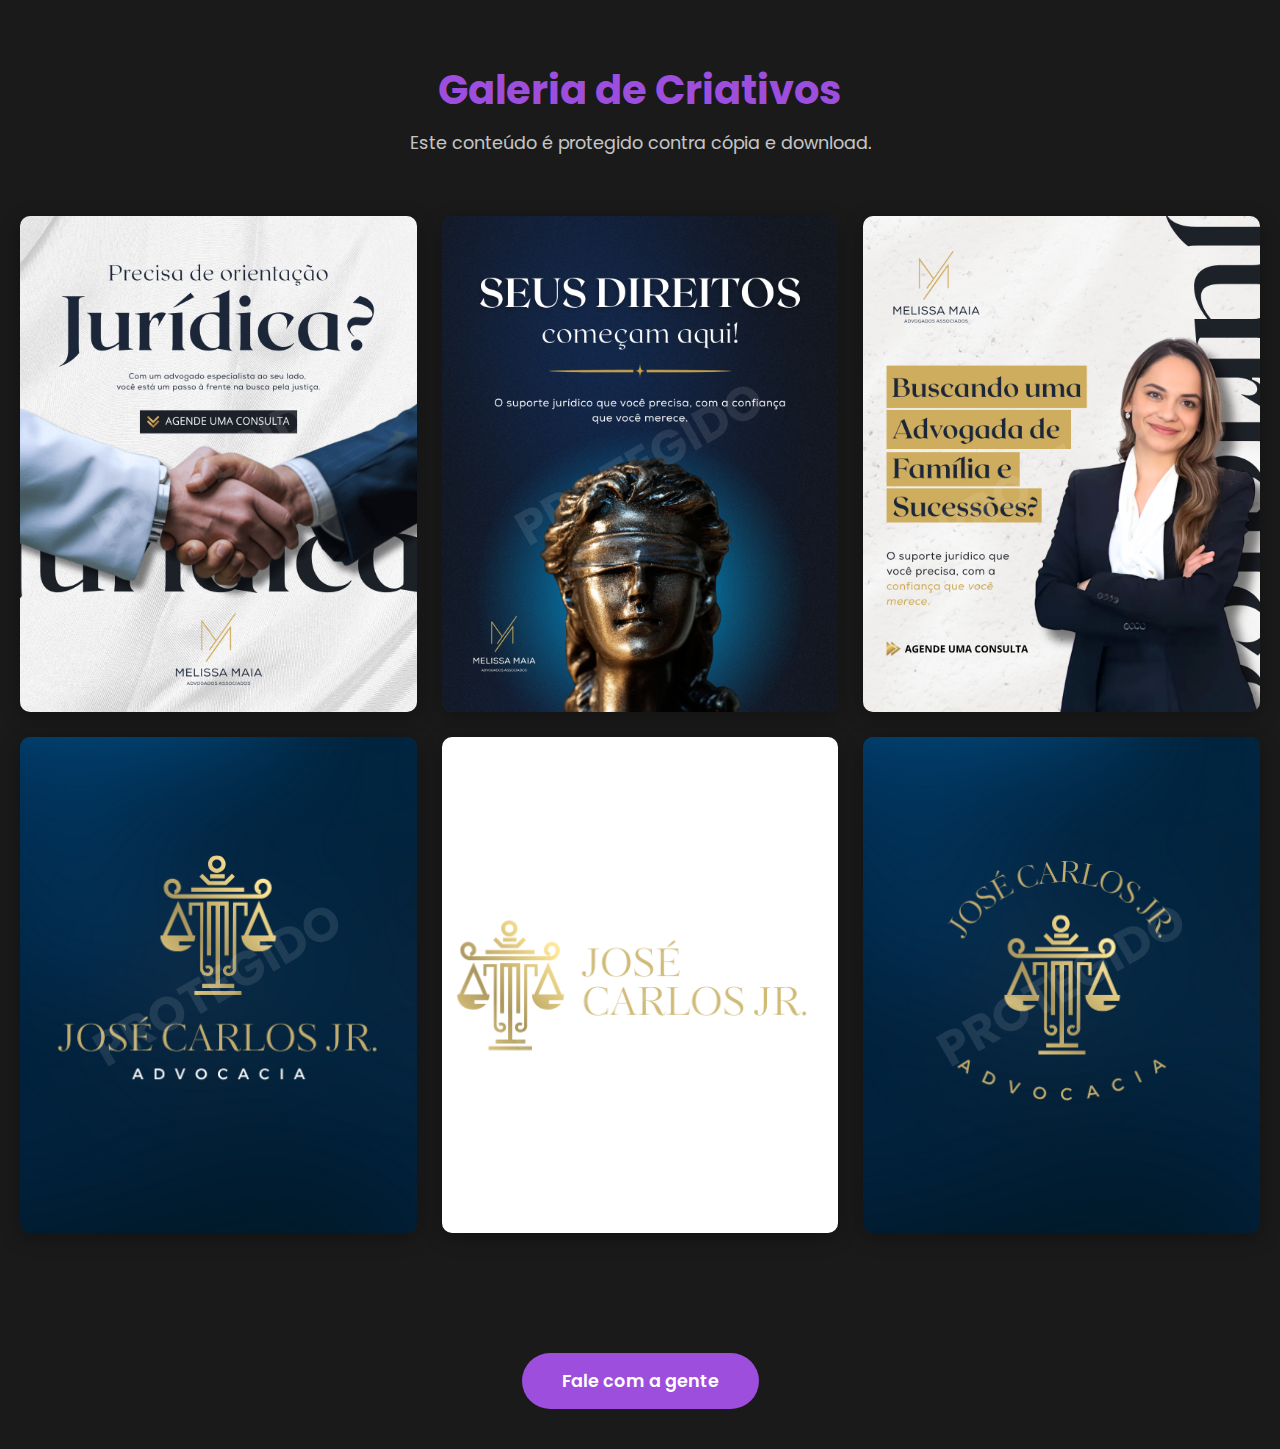
<file: advocacia/index.html>
<!DOCTYPE html>
<html lang="pt-BR">
<head>
    <meta charset="UTF-8">
    <meta name="viewport" content="width=device-width, initial-scale=1.0">
    <title>Galeria Protegida - Criativos</title>
    <link rel="stylesheet" href="style.css">
    <link href="https://fonts.googleapis.com/css2?family=Poppins:wght@400;600;700&display=swap" rel="stylesheet">
</head>
<body>

    <!-- Camada invisível que cobre toda a tela para bloquear cliques -->
    <div id="protection-overlay"></div>

    <header>
        <h1>Galeria de Criativos</h1>
        <p>Este conteúdo é protegido contra cópia e download.</p>
    </header>

    <main>
        <!-- A estrutura exata que você montou -->
        <div class="gallery-grid">
           <div class="creative-card">
    <div class="creative-wrapper">
        <img src="assets/post-advogado1.png" alt="Post para advogado">
                    <div class="watermark">PROTEGIDO</div>
                </div>
            </div>
             <div class="creative-card">
    <div class="creative-wrapper">
        <img src="assets/post-advogado2.png" alt="Post para advogado">
                    <div class="watermark">PROTEGIDO</div>
                </div>
            </div>
            <div class="creative-card">
    <div class="creative-wrapper">
        <img src="assets/post-advogado3.png" alt="Post para advogado">
                    <div class="watermark">PROTEGIDO</div>
                </div>
            </div>
            <div class="creative-card">
    <div class="creative-wrapper">
        <img src="assets/post-advogado4.png" alt="Post para advogado">
                    <div class="watermark">PROTEGIDO</div>
                </div>
            </div>
           <div class="creative-card">
    <div class="creative-wrapper">
        <img src="assets/post-advogado5.png" alt="Post para advogado">
                    <div class="watermark">PROTEGIDO</div>
                </div>
            </div>
             <div class="creative-card">
    <div class="creative-wrapper">
        <img src="assets/post-advogado6.png" alt="Post para advogado">
                    <div class="watermark">PROTEGIDO</div>
                </div>
            </div>
        </div>
    </main>

    <footer>
        <a href="https://wa.me/5511999999999?text=Ol%C3%A1%21+Vim+pela+galeria+de+criativos+e+gostaria+de+mais+informa%C3%A7%C3%B5es." target="_blank" class="whatsapp-button">
            Fale com a gente
        </a>
    </footer>
    
    <script src="script.js"></script>
</body>
</html>
</file>
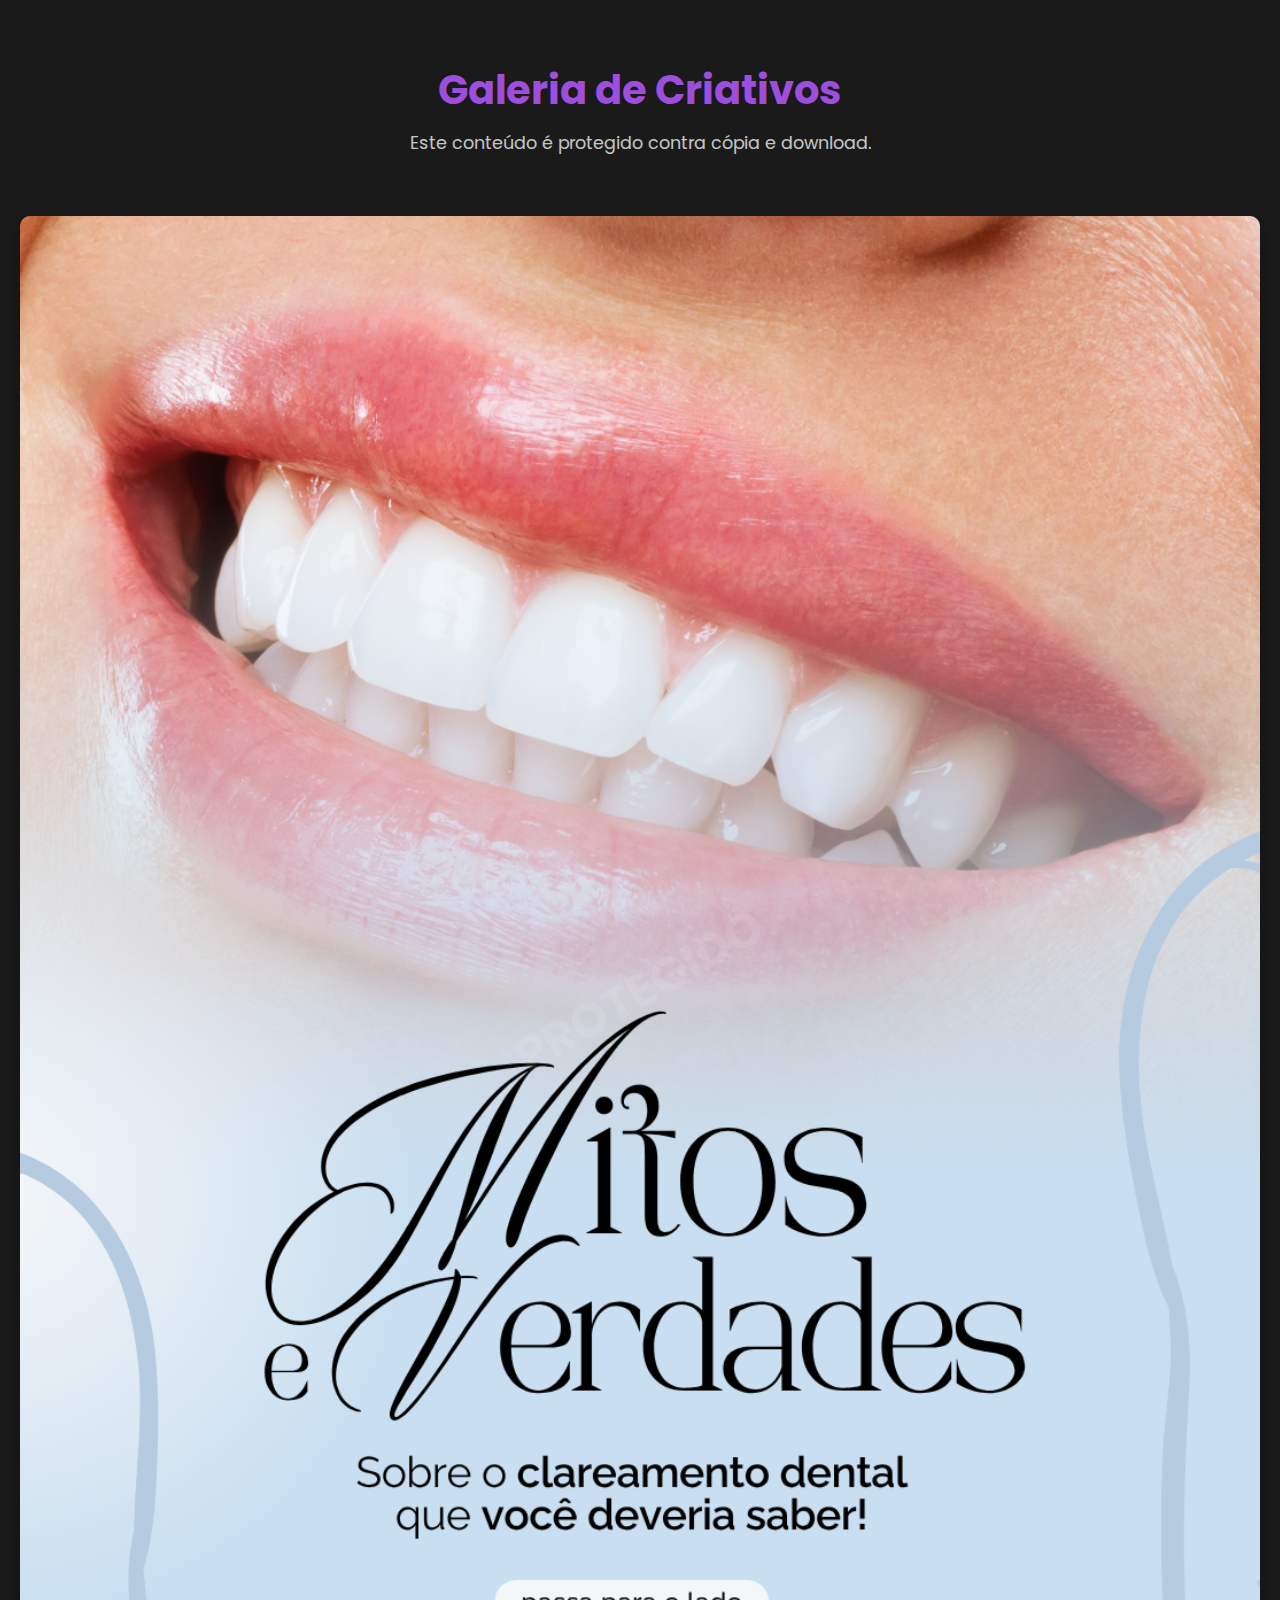
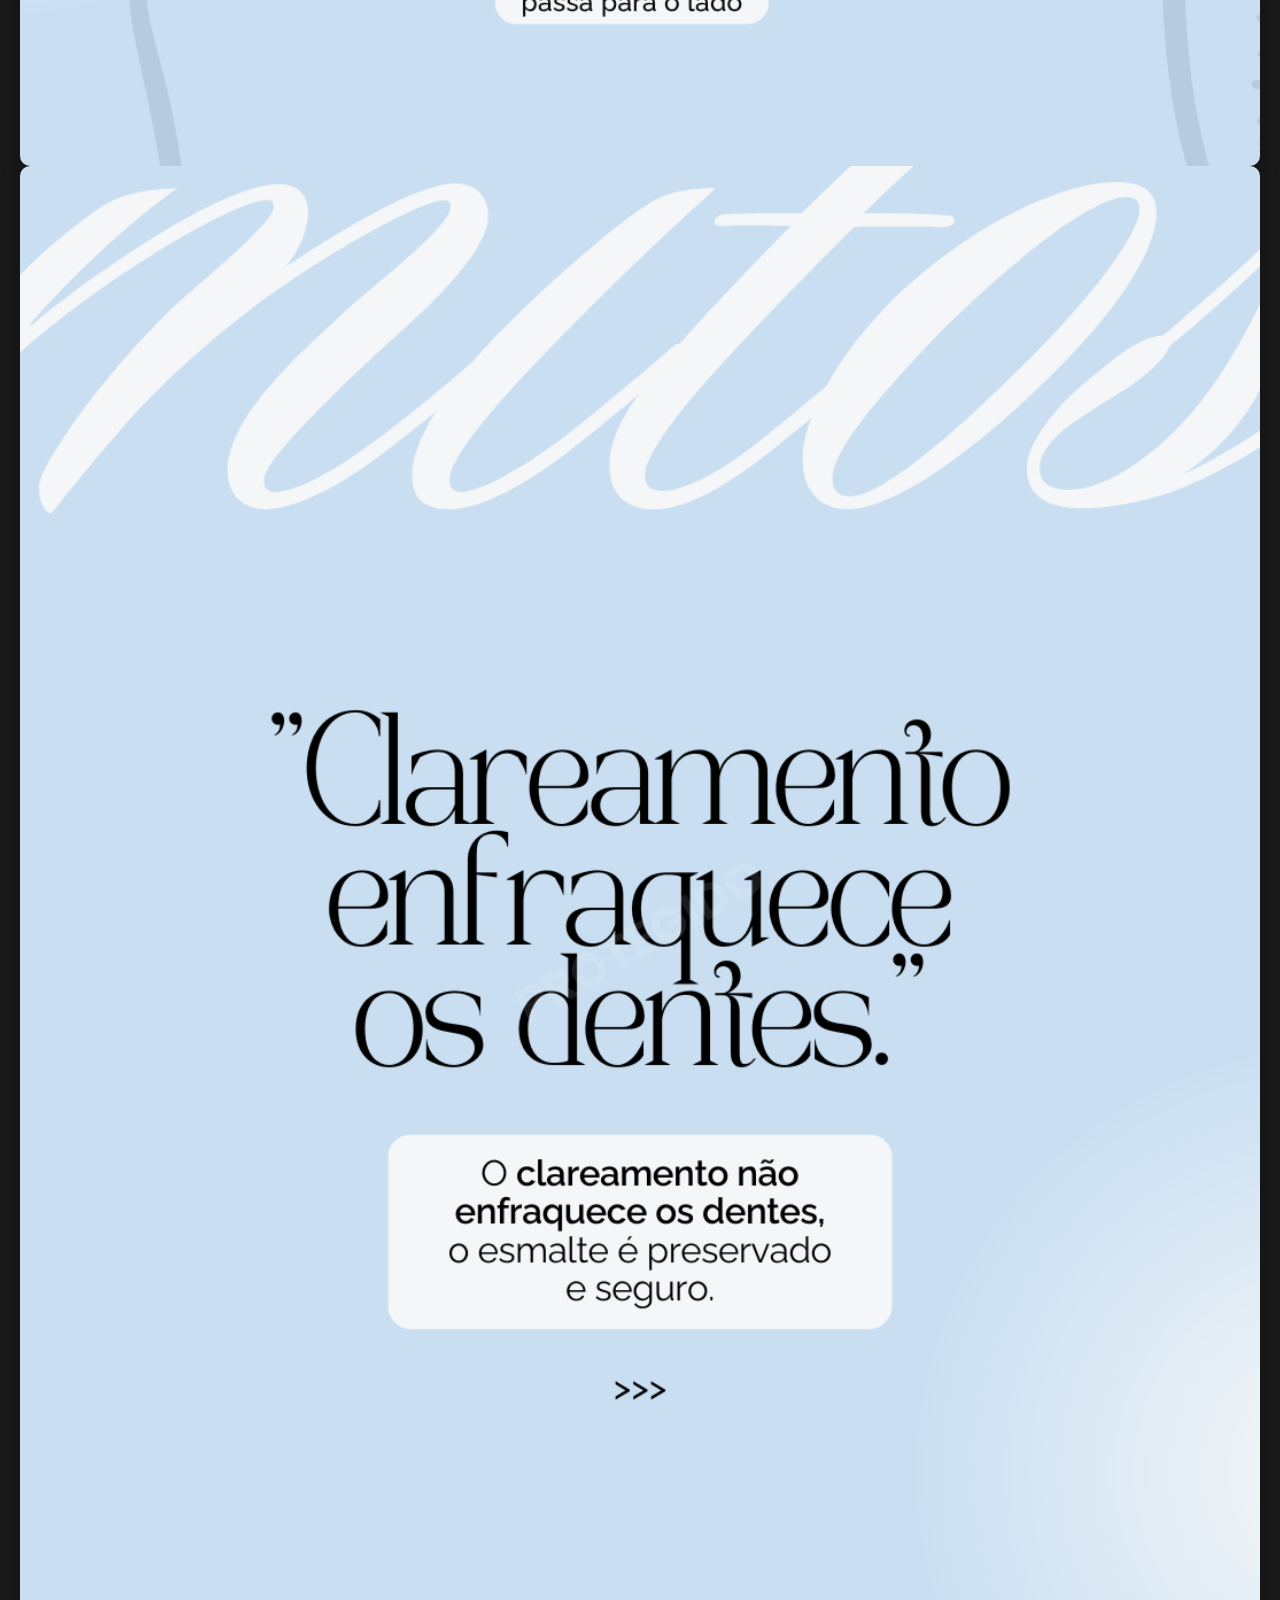
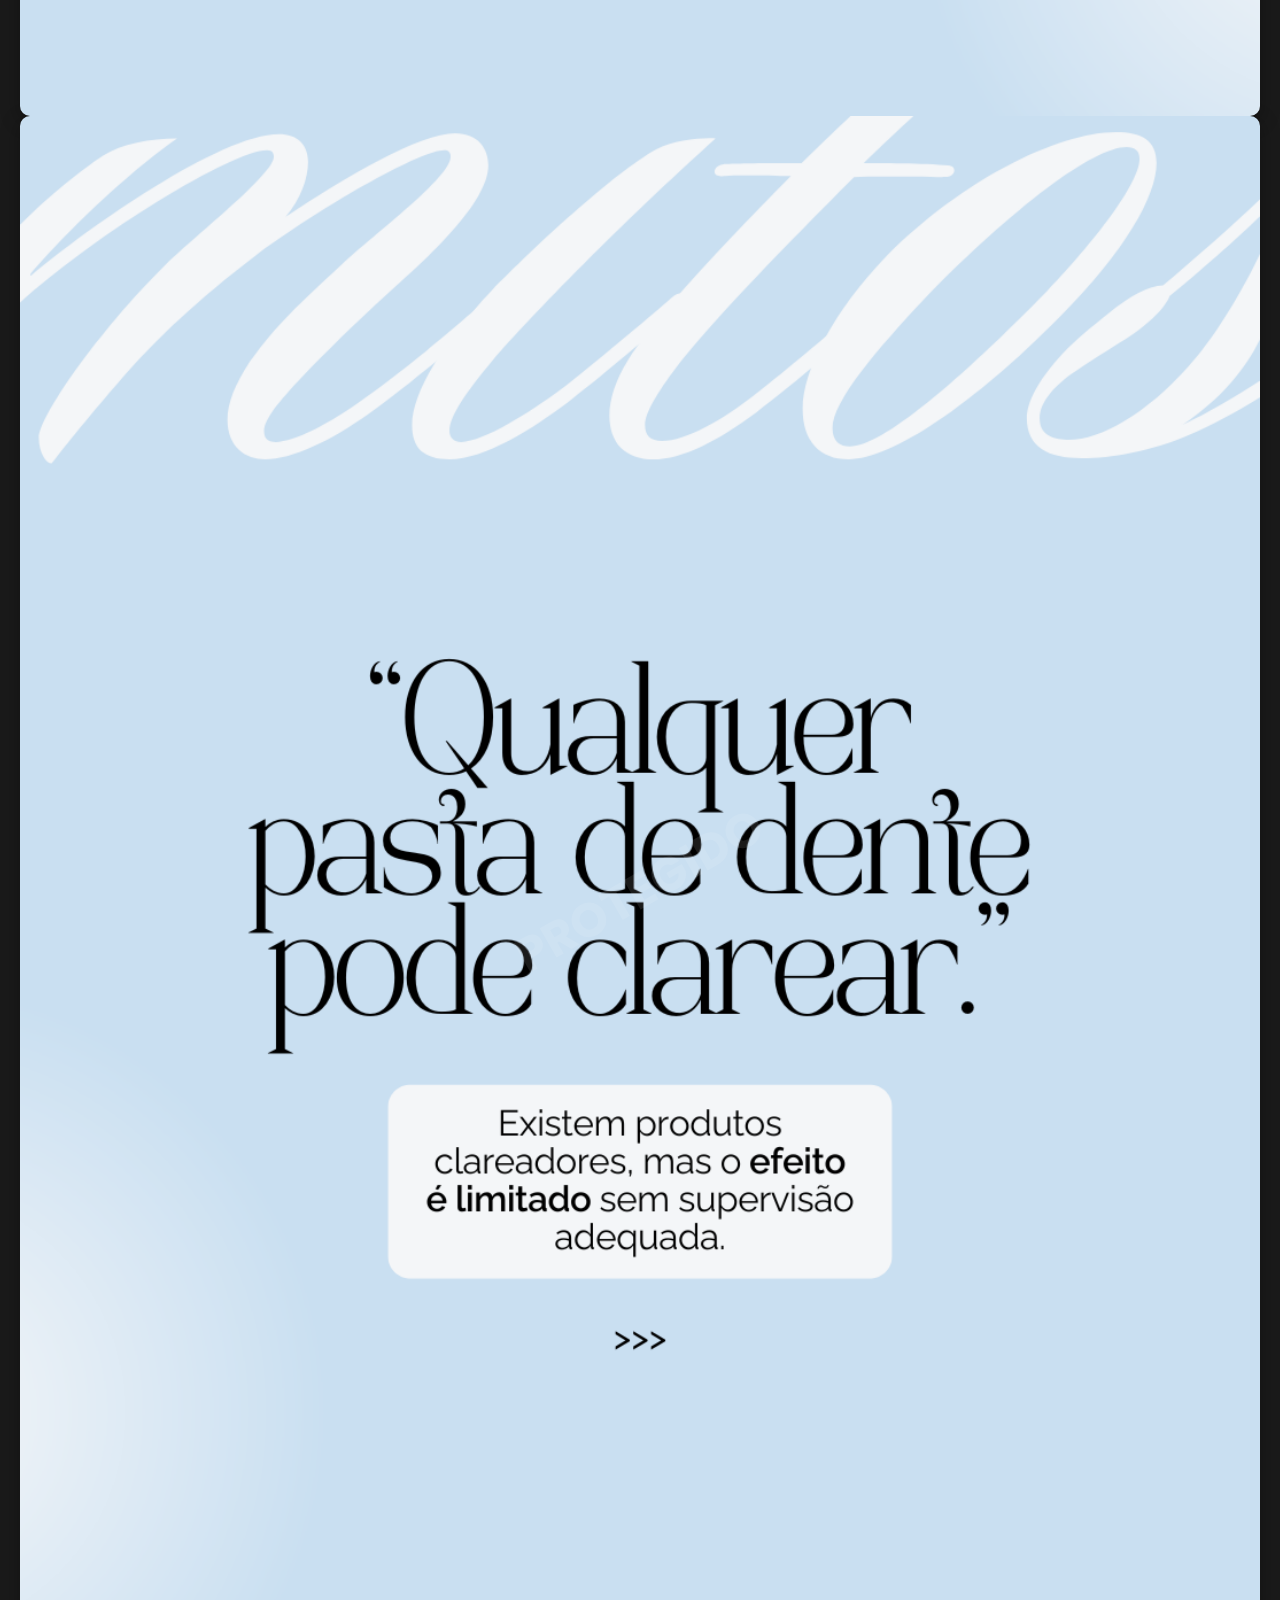
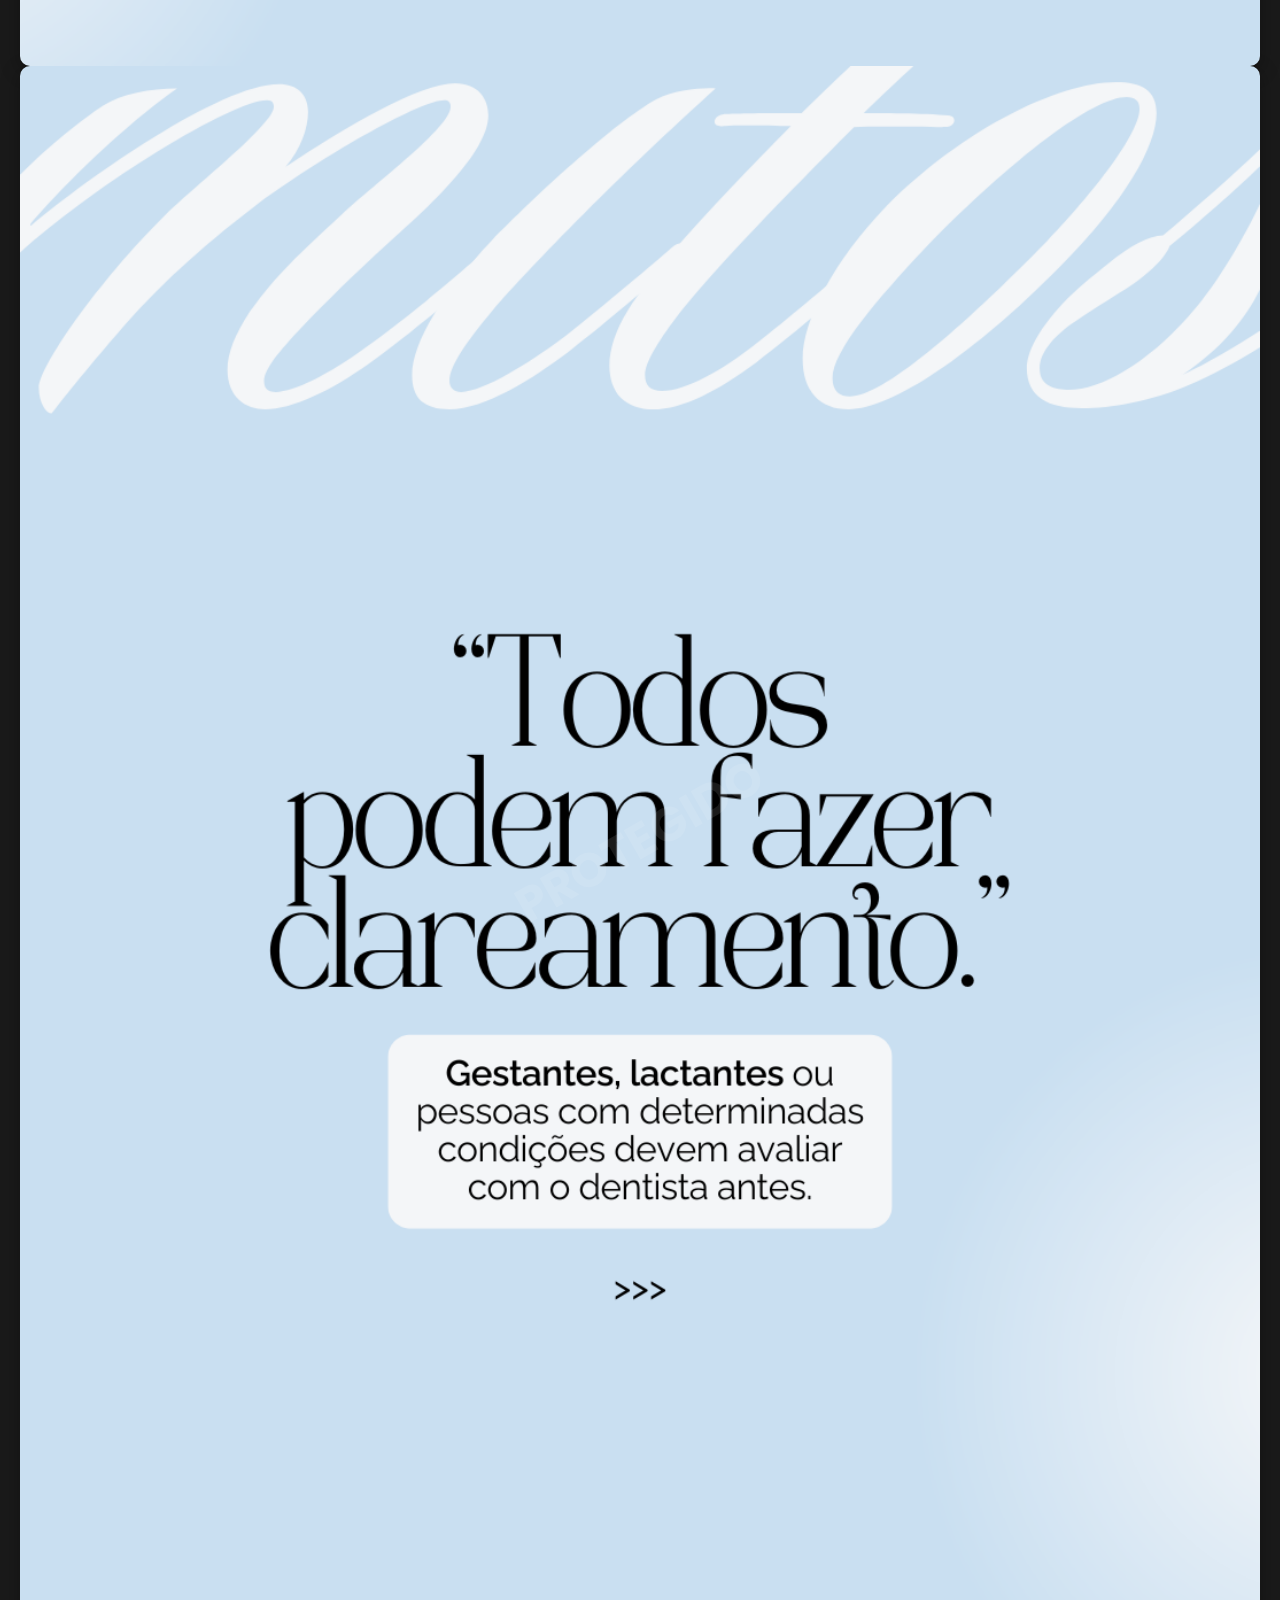
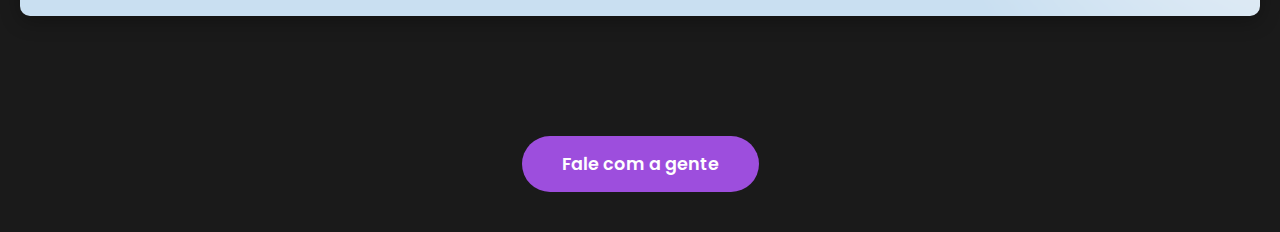
<file: dentista/index.html>
<!DOCTYPE html>
<html lang="pt-BR">
<head>
    <meta charset="UTF-8">
    <meta name="viewport" content="width=device-width, initial-scale=1.0">
    <title>Galeria Protegida - Criativos</title>
    <link rel="stylesheet" href="style.css">
    <link href="https://fonts.googleapis.com/css2?family=Poppins:wght@400;600;700&display=swap" rel="stylesheet">
</head>
<body>

    <!-- Camada invisível que cobre toda a tela para bloquear cliques -->
    <div id="protection-overlay"></div>

    <header>
        <h1>Galeria de Criativos</h1>
        <p>Este conteúdo é protegido contra cópia e download.</p>
    </header>

    <main>
        <!-- A estrutura exata que você montou -->
        <div class="gallery-grid">
           <div class="creative-card">
    <div class="creative-wrapper">
        <img src="assets/post-dentista1.png" alt="Criativo para dentista">
        <div class="watermark">PROTEGIDO</div>
    </div>
</div>
                </div>
            </div>
             <div class="creative-card">
    <div class="creative-wrapper">
        <img src="assets/post-dentista2.png" alt="Criativo para dentista">
        <div class="watermark">PROTEGIDO</div>
    </div>
            </div>
            <div class="creative-card">
    <div class="creative-wrapper">
        <img src="assets/post-dentista3.png" alt="Criativo para dentista">
        <div class="watermark">PROTEGIDO</div>
    </div>
            </div>
             <div class="creative-card">
    <div class="creative-wrapper">
        <img src="assets/post-dentista4.png" alt="Criativo para dentista">
        <div class="watermark">PROTEGIDO</div>
    </div>
           <div class="creative-card">
    <div class="creative-wrapper">
        <img src="assets/post-dentista5.png" alt="Criativo para dentista">
        <div class="watermark">PROTEGIDO</div>
    </div>
            </div>
            </div>
        </div>
    </main>

    <footer>
        <a href="https://wa.me/5511999999999?text=Ol%C3%A1%21+Vim+pela+galeria+de+criativos+e+gostaria+de+mais+informa%C3%A7%C3%B5es." target="_blank" class="whatsapp-button">
            Fale com a gente
        </a>
    </footer>
    
    <script src="script.js"></script>
</body>
</html>
</file>
<file: advocacia/style.css>
/* --- /criativos/style.css (Arquivo Corrigido) --- */

:root {
    --bg-color: #1a1a1a;
    --card-bg: #2a2a2a;
    --primary-color: #9D4EDD; /* Mantendo sua cor roxa */
    --text-color: #f0f0f0;
    --watermark-color: rgba(255, 255, 255, 0.1);
}

* { margin: 0; padding: 0; box-sizing: border-box; }

body {
    font-family: 'Poppins', sans-serif;
    background-color: var(--bg-color);
    color: var(--text-color);
    /* Proteção CSS: Impede a seleção de texto */
    -webkit-user-select: none;
    -ms-user-select: none;
    user-select: none;
}

#protection-overlay {
    position: fixed;
    top: 0;
    left: 0;
    width: 100%;
    height: 100%;
    z-index: 9999;
    background: transparent;
}

header { text-align: center; padding: 60px 20px; }
header h1 { font-size: 2.5rem; margin-bottom: 10px; color: var(--primary-color); }
header p { font-size: 1.1rem; opacity: 0.8; }

main { padding: 0 20px 80px 20px; }
.gallery-grid {
    display: grid;
    grid-template-columns: repeat(auto-fit, minmax(300px, 1fr));
    gap: 25px;
    max-width: 1400px;
    margin: 0 auto;
}

.creative-card {
    background-color: var(--card-bg);
    border-radius: 10px;
    overflow: hidden;
    box-shadow: 0 5px 20px rgba(0, 0, 0, 0.3);
    
    /* <<<< MUDANÇA PRINCIPAL AQUI */
    /* Ajustado de 1/1 (quadrado) para 4/5 (retângulo vertical) */
    aspect-ratio: 4 / 5; 
}

.creative-wrapper { position: relative; width: 100%; height: 100%; }
.creative-wrapper img, .creative-wrapper video {
    width: 100%;
    height: 100%;
    object-fit: cover;
    display: block;
}

.watermark {
    position: absolute;
    top: 50%;
    left: 50%;
    transform: translate(-50%, -50%) rotate(-30deg);
    font-size: 3rem;
    font-weight: 700;
    color: var(--watermark-color);
    pointer-events: none;
    text-transform: uppercase;
}

footer { text-align: center; padding: 40px 20px; }
.whatsapp-button {
    display: inline-block;
    background-color: var(--primary-color);
    color: #fff;
    padding: 15px 40px;
    font-size: 1.1rem;
    font-weight: 600;
    text-decoration: none;
    border-radius: 50px;
    transition: transform 0.3s ease;
}
.whatsapp-button:hover { transform: scale(1.05); }


@media (max-width: 768px) {
    header h1 { font-size: 2rem; }
    .watermark { font-size: 2rem; }
}
</file>
<file: dentista/style.css>
/* --- /dentista/style.css (Arquivo Corrigido e Atualizado) --- */

:root {
    --bg-color: #1a1a1a;
    --card-bg: #2a2a2a;
    --primary-color: #9D4EDD; /* Mantendo sua cor roxa */
    --text-color: #f0f0f0;
    --watermark-color: rgba(255, 255, 255, 0.1);
}

* { margin: 0; padding: 0; box-sizing: border-box; }

body {
    font-family: 'Poppins', sans-serif;
    background-color: var(--bg-color);
    color: var(--text-color);
    /* Proteção CSS: Impede a seleção de texto */
    -webkit-user-select: none;
    -ms-user-select: none;
    user-select: none;
}

#protection-overlay {
    position: fixed;
    top: 0;
    left: 0;
    width: 100%;
    height: 100%;
    z-index: 9999;
    background: transparent;
}

header { text-align: center; padding: 60px 20px; }
header h1 { font-size: 2.5rem; margin-bottom: 10px; color: var(--primary-color); }
header p { font-size: 1.1rem; opacity: 0.8; }

main { padding: 0 20px 80px 20px; }
.gallery-grid {
    display: grid;
    grid-template-columns: repeat(auto-fit, minmax(300px, 1fr));
    gap: 25px;
    max-width: 1400px;
    margin: 0 auto;
}

.creative-card {
    background-color: var(--card-bg);
    border-radius: 10px;
    overflow: hidden;
    box-shadow: 0 5px 20px rgba(0, 0, 0, 0.3);
    
    /* <<<< A CORREÇÃO ESTÁ AQUI */
    /* Garante que o card tenha a proporção 4:5 (retângulo vertical) */
    aspect-ratio: 4 / 5; 
}

.creative-wrapper { position: relative; width: 100%; height: 100%; }
.creative-wrapper img, .creative-wrapper video {
    width: 100%;
    height: 100%;
    object-fit: cover;
    display: block;
}

.watermark {
    position: absolute;
    top: 50%;
    left: 50%;
    transform: translate(-50%, -50%) rotate(-30deg);
    font-size: 3rem;
    font-weight: 700;
    color: var(--watermark-color);
    pointer-events: none;
    text-transform: uppercase;
}

footer { text-align: center; padding: 40px 20px; }
.whatsapp-button {
    display: inline-block;
    background-color: var(--primary-color);
    color: #fff;
    padding: 15px 40px;
    font-size: 1.1rem;
    font-weight: 600;
    text-decoration: none;
    border-radius: 50px;
    transition: transform 0.3s ease;
}
.whatsapp-button:hover { transform: scale(1.05); }

@media (max-width: 768p
</file>
